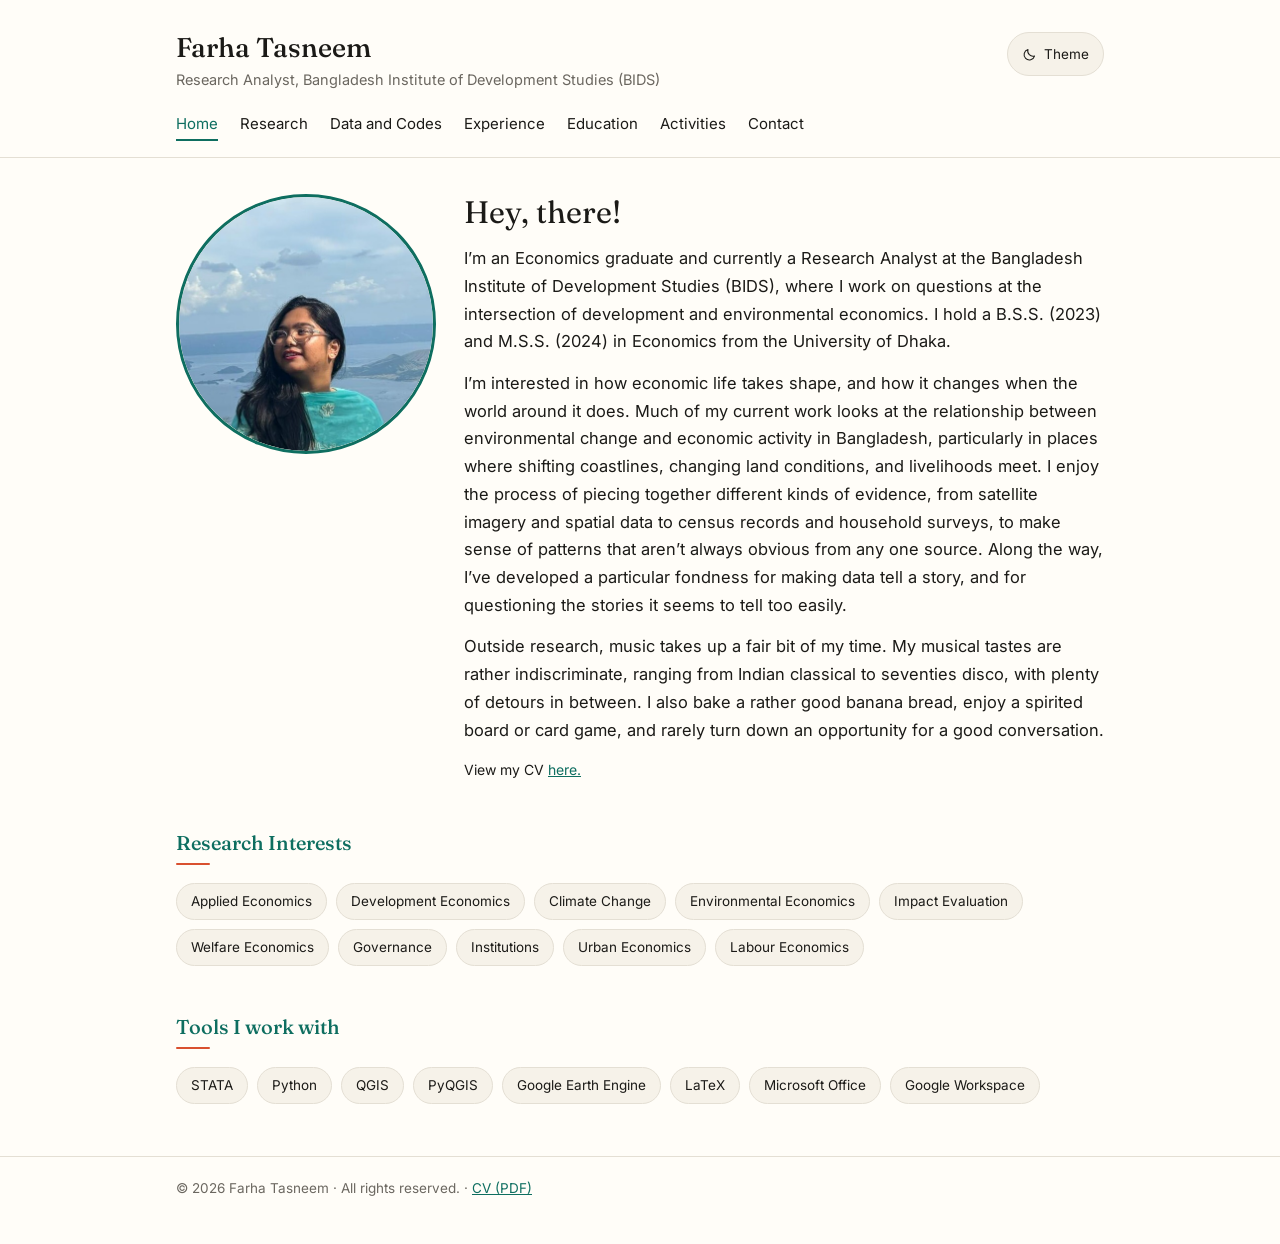
<file: index.html>
<!doctype html>
<html lang="en">
<head>
<meta charset="utf-8">
<meta name="viewport" content="width=device-width, initial-scale=1">
<title>Home · Farha Tasneem</title>
<meta name="description" content="Farha Tasneem: economist and Research Analyst at the Bangladesh Institute of Development Studies (BIDS). Development economics, climate change, and spatial and remote-sensing data in Bangladesh.">
<link rel="canonical" href="https://farhatasneem.github.io/index.html">
<link rel="preconnect" href="https://fonts.googleapis.com">
<link rel="preconnect" href="https://fonts.gstatic.com" crossorigin>
<link rel="stylesheet" href="https://fonts.googleapis.com/css2?family=Fraunces:opsz,wght@9..144,400;9..144,500;9..144,600&amp;family=Inter:wght@400;500;600&amp;display=swap">
<link rel="stylesheet" href="style.css">
<script>
/* Apply a saved theme choice before the first paint, so the page never flashes. */
(function(){try{var t=localStorage.getItem("theme");if(t==="light"||t==="dark"){document.documentElement.setAttribute("data-theme",t);}}catch(e){}})();
</script>
</head>
<body>

<header>
  <div class="wrap">
    <div class="topline">
      <div style="min-width:0">
        <p class="name"><a href="index.html">Farha Tasneem</a></p>
        <p class="tag">Research Analyst, Bangladesh Institute of Development Studies (BIDS)</p>
      </div>
      <button class="theme-btn" id="theme-btn" aria-label="Switch between light and dark theme">
        <svg class="icon-moon" viewBox="0 0 24 24" fill="none" stroke="currentColor" stroke-width="1.7" stroke-linecap="round" stroke-linejoin="round" aria-hidden="true"><path d="M20 14.5A8.5 8.5 0 0 1 9.5 4 8.5 8.5 0 1 0 20 14.5z"/></svg><svg class="icon-sun" viewBox="0 0 24 24" fill="none" stroke="currentColor" stroke-width="1.7" stroke-linecap="round" stroke-linejoin="round" aria-hidden="true"><path d="M12 3.5v2M12 18.5v2M3.5 12h2M18.5 12h2M6 6l1.4 1.4M16.6 16.6L18 18M18 6l-1.4 1.4M7.4 16.6L6 18"/><circle cx="12" cy="12" r="4"/></svg><span>Theme</span>
      </button>
    </div>
    <nav>
<a href="index.html" aria-current="page">Home</a>
<a href="research.html">Research</a>
<a href="data-code.html">Data and Codes</a>
<a href="experience.html">Experience</a>
<a href="education.html">Education</a>
<a href="activities.html">Activities</a>
<a href="contact.html">Contact</a>
    </nav>
  </div>
</header>

<main>
  <div class="wrap">
    <div class="hero">
    <div class="photo"><img src="photo.jpg" alt="Farha Tasneem"></div>
      <div class="hero-text">
        <h1>Hey, there!</h1>
        <p>I&rsquo;m an Economics graduate and currently a Research Analyst at the Bangladesh
        Institute of Development Studies (BIDS), where I work on questions at the intersection of
        development and environmental economics. I hold a B.S.S. (2023) and M.S.S. (2024) in Economics from 
        the University of Dhaka.</p>
        <p>I&rsquo;m interested in how economic life takes shape, and how it changes when the world
        around it does. Much of my current work looks at the relationship between environmental
        change and economic activity in Bangladesh, particularly in places where shifting
        coastlines, changing land conditions, and livelihoods meet. I enjoy the process of piecing
        together different kinds of evidence, from satellite imagery and spatial data to census
        records and household surveys, to make sense of patterns that aren&rsquo;t always obvious
        from any one source. Along the way, I&rsquo;ve developed a particular fondness for making
        data tell a story, and for questioning the stories it seems to tell too easily.</p>
        <p>Outside research, music takes up a fair bit of my time. My musical tastes are rather indiscriminate, 
          ranging from Indian classical to seventies disco, with plenty of detours in between. I
        also bake a rather good banana bread, enjoy a spirited board or card game, and rarely turn
        down an opportunity for a good conversation.</p>
        <p class="item-links">View my CV <a href="cv.pdf">here.</a></p>
      </div>
    </div>

    <div class="section">
      <h2>Research Interests</h2>
      <div class="mark"></div>
      <div class="chips">
        <span class="chip">Applied Economics</span>
        <span class="chip">Development Economics</span>
        <span class="chip">Climate Change</span>
        <span class="chip">Environmental Economics</span>
        <span class="chip">Impact Evaluation</span>
        <span class="chip">Welfare Economics</span>
        <span class="chip">Governance</span>
        <span class="chip">Institutions</span>
        <span class="chip">Urban Economics</span>
        <span class="chip">Labour Economics</span>
      </div>
    </div>

    <div class="section">
      <h2>Tools I work with</h2>
      <div class="mark"></div>
      <div class="chips">
        <span class="chip">STATA</span>
        <span class="chip">Python</span>
        <span class="chip">QGIS</span>
        <span class="chip">PyQGIS</span>
        <span class="chip">Google Earth Engine</span>
        <span class="chip">LaTeX</span>
        <span class="chip">Microsoft Office</span>
        <span class="chip">Google Workspace</span>
      </div>
    </div>
  </div>
</main>

<footer>
  <div class="wrap">&copy; 2026 Farha Tasneem &middot; All rights reserved. &middot; <a href="cv.pdf">CV (PDF)</a></div>
</footer>

<script>
(function(){
  var btn = document.getElementById("theme-btn");
  if (!btn) { return; }
  btn.addEventListener("click", function () {
    var set = document.documentElement.getAttribute("data-theme");
    var dark = set ? set === "dark"
      : (window.matchMedia && window.matchMedia("(prefers-color-scheme: dark)").matches);
    var next = dark ? "light" : "dark";
    document.documentElement.setAttribute("data-theme", next);
    try { localStorage.setItem("theme", next); } catch (e) {}
  });
})();
</script>
</body>
</html>
</file>
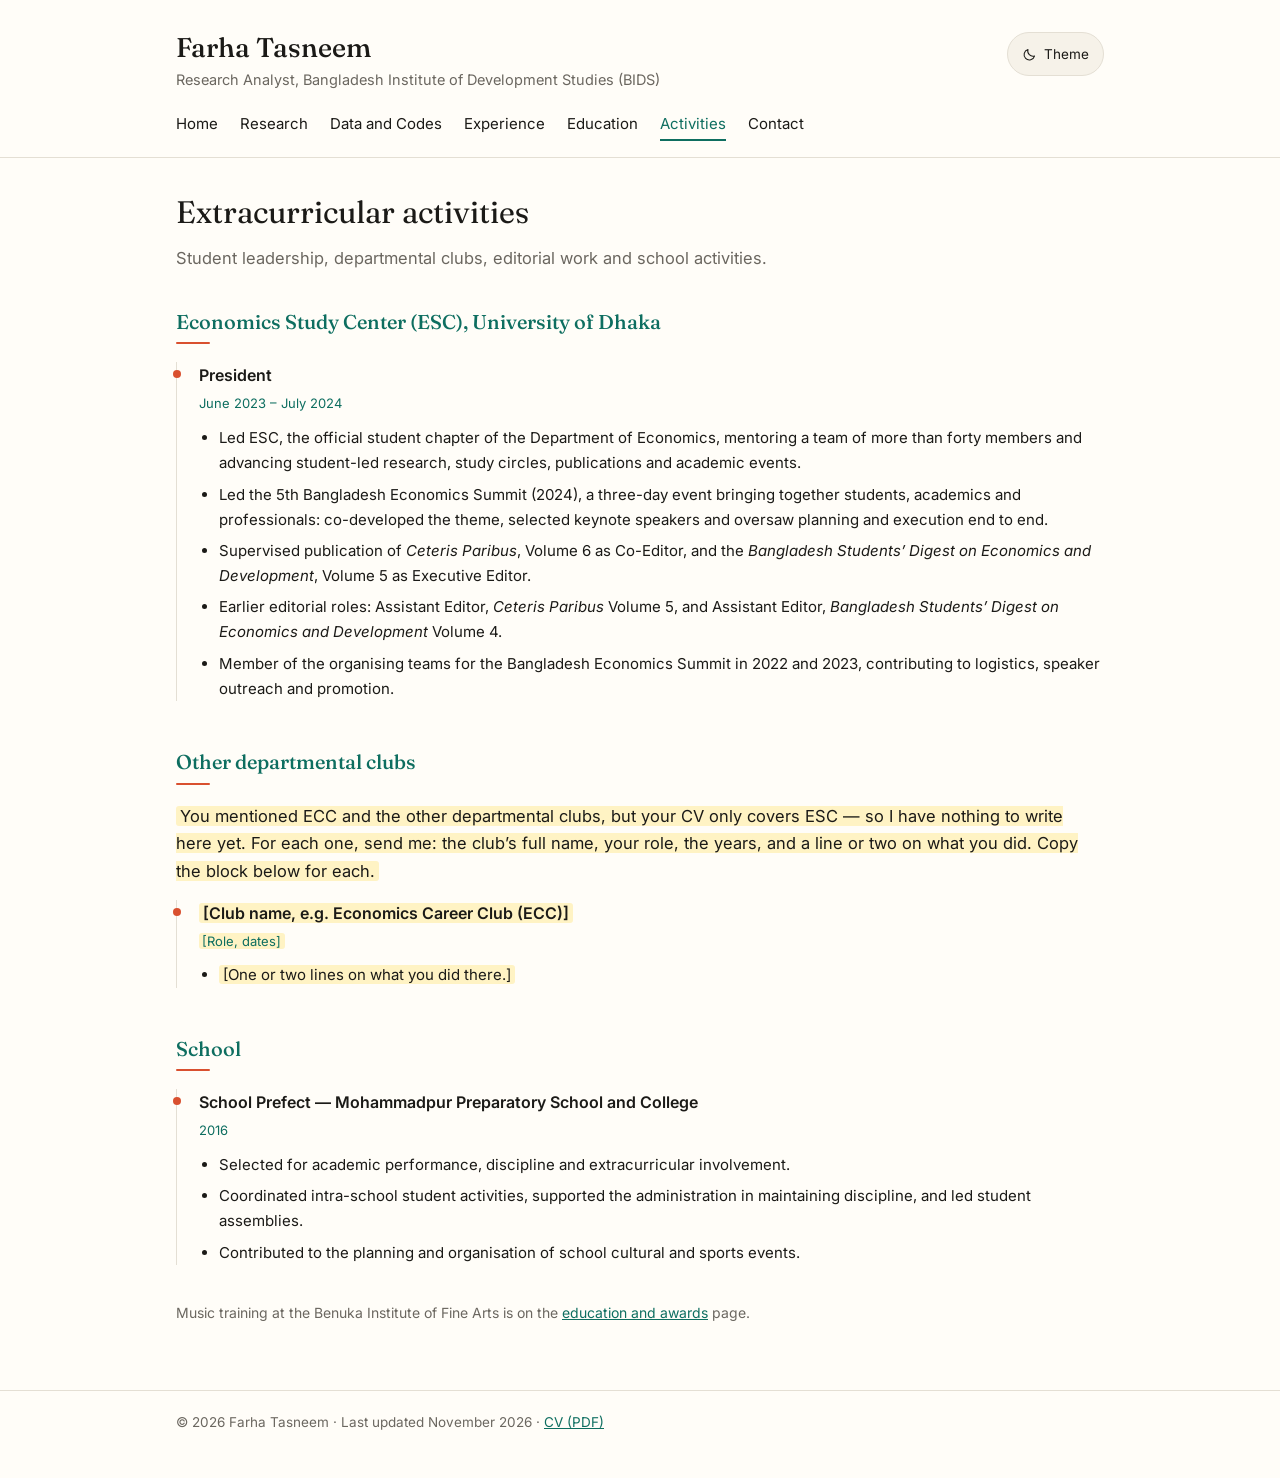
<file: activities.html>
<!doctype html>
<html lang="en">
<head>
<meta charset="utf-8">
<meta name="viewport" content="width=device-width, initial-scale=1">
<title>Extracurricular Activities · Farha Tasneem</title>
<meta name="description" content="Farha Tasneem: economist and Research Analyst at the Bangladesh Institute of Development Studies (BIDS). Development economics, climate change, and spatial and remote-sensing data in Bangladesh.">
<link rel="canonical" href="https://farhatasneem.github.io/activities.html">
<link rel="preconnect" href="https://fonts.googleapis.com">
<link rel="preconnect" href="https://fonts.gstatic.com" crossorigin>
<link rel="stylesheet" href="https://fonts.googleapis.com/css2?family=Fraunces:opsz,wght@9..144,400;9..144,500;9..144,600&amp;family=Inter:wght@400;500;600&amp;display=swap">
<link rel="stylesheet" href="style.css">
<script>
/* Apply a saved theme choice before the first paint, so the page never flashes. */
(function(){try{var t=localStorage.getItem("theme");if(t==="light"||t==="dark"){document.documentElement.setAttribute("data-theme",t);}}catch(e){}})();
</script>
</head>
<body>

<header>
  <div class="wrap">
    <div class="topline">
      <div style="min-width:0">
        <p class="name"><a href="index.html">Farha Tasneem</a></p>
        <p class="tag">Research Analyst, Bangladesh Institute of Development Studies (BIDS)</p>
      </div>
      <button class="theme-btn" id="theme-btn" aria-label="Switch between light and dark theme">
        <svg class="icon-moon" viewBox="0 0 24 24" fill="none" stroke="currentColor" stroke-width="1.7" stroke-linecap="round" stroke-linejoin="round" aria-hidden="true"><path d="M20 14.5A8.5 8.5 0 0 1 9.5 4 8.5 8.5 0 1 0 20 14.5z"/></svg><svg class="icon-sun" viewBox="0 0 24 24" fill="none" stroke="currentColor" stroke-width="1.7" stroke-linecap="round" stroke-linejoin="round" aria-hidden="true"><path d="M12 3.5v2M12 18.5v2M3.5 12h2M18.5 12h2M6 6l1.4 1.4M16.6 16.6L18 18M18 6l-1.4 1.4M7.4 16.6L6 18"/><circle cx="12" cy="12" r="4"/></svg><span>Theme</span>
      </button>
    </div>
    <nav>
<a href="index.html">Home</a>
<a href="research.html">Research</a>
<a href="data-code.html">Data and Codes</a>
<a href="experience.html">Experience</a>
<a href="education.html">Education</a>
<a href="activities.html" aria-current="page">Activities</a>
<a href="contact.html">Contact</a>
    </nav>
  </div>
</header>

<main>
  <div class="wrap">
    <h1>Extracurricular activities</h1>
    <p class="muted">Student leadership, departmental clubs, editorial work and school activities.</p>
    <div class="">
      <h2>Economics Study Center (ESC), University of Dhaka</h2>
      <div class="mark"></div>
      <div class="entry">
        <h4>President</h4>
        <p class="when">June 2023 &ndash; July 2024</p>
        <ul>
          <li>Led ESC, the official student chapter of the Department of Economics, mentoring a team of more than forty members and advancing student-led research, study circles, publications and academic events.</li>
          <li>Led the 5th Bangladesh Economics Summit (2024), a three-day event bringing together students, academics and professionals: co-developed the theme, selected keynote speakers and oversaw planning and execution end to end.</li>
          <li>Supervised publication of <em>Ceteris Paribus</em>, Volume 6 as Co-Editor, and the <em>Bangladesh Students&rsquo; Digest on Economics and Development</em>, Volume 5 as Executive Editor.</li>
          <li>Earlier editorial roles: Assistant Editor, <em>Ceteris Paribus</em> Volume 5, and Assistant Editor, <em>Bangladesh Students&rsquo; Digest on Economics and Development</em> Volume 4.</li>
          <li>Member of the organising teams for the Bangladesh Economics Summit in 2022 and 2023, contributing to logistics, speaker outreach and promotion.</li>
        </ul>
      </div>
    </div>
    <div class="section">
      <h2>Other departmental clubs</h2>
      <div class="mark"></div>
      <p><span class="todo">You mentioned ECC and the other departmental clubs, but your CV only covers ESC — so I have nothing to write here yet. For each one, send me: the club&rsquo;s full name, your role, the years, and a line or two on what you did. Copy the block below for each.</span></p>
      <div class="entry">
        <h4><span class="todo">[Club name, e.g. Economics Career Club (ECC)]</span></h4>
        <p class="when"><span class="todo">[Role, dates]</span></p>
        <ul>
          <li><span class="todo">[One or two lines on what you did there.]</span></li>
        </ul>
      </div>
    </div>
    <div class="section">
      <h2>School</h2>
      <div class="mark"></div>
      <div class="entry">
        <h4>School Prefect &mdash; Mohammadpur Preparatory School and College</h4>
        <p class="when">2016</p>
        <ul>
          <li>Selected for academic performance, discipline and extracurricular involvement.</li>
          <li>Coordinated intra-school student activities, supported the administration in maintaining discipline, and led student assemblies.</li>
          <li>Contributed to the planning and organisation of school cultural and sports events.</li>
        </ul>
      </div>
    </div>
    <p class="muted small" style="margin-top:36px">Music training at the Benuka Institute of Fine Arts is on the
    <a href="education.html">education and awards</a> page.</p>
  </div>
</main>

<footer>
  <div class="wrap">&copy; 2026 Farha Tasneem &middot; Last updated November 2026 &middot; <a href="cv.pdf">CV (PDF)</a></div>
</footer>

<script>
(function(){
  var btn = document.getElementById("theme-btn");
  if (!btn) { return; }
  btn.addEventListener("click", function () {
    var set = document.documentElement.getAttribute("data-theme");
    var dark = set ? set === "dark"
      : (window.matchMedia && window.matchMedia("(prefers-color-scheme: dark)").matches);
    var next = dark ? "light" : "dark";
    document.documentElement.setAttribute("data-theme", next);
    try { localStorage.setItem("theme", next); } catch (e) {}
  });
})();
</script>
</body>
</html>
</file>
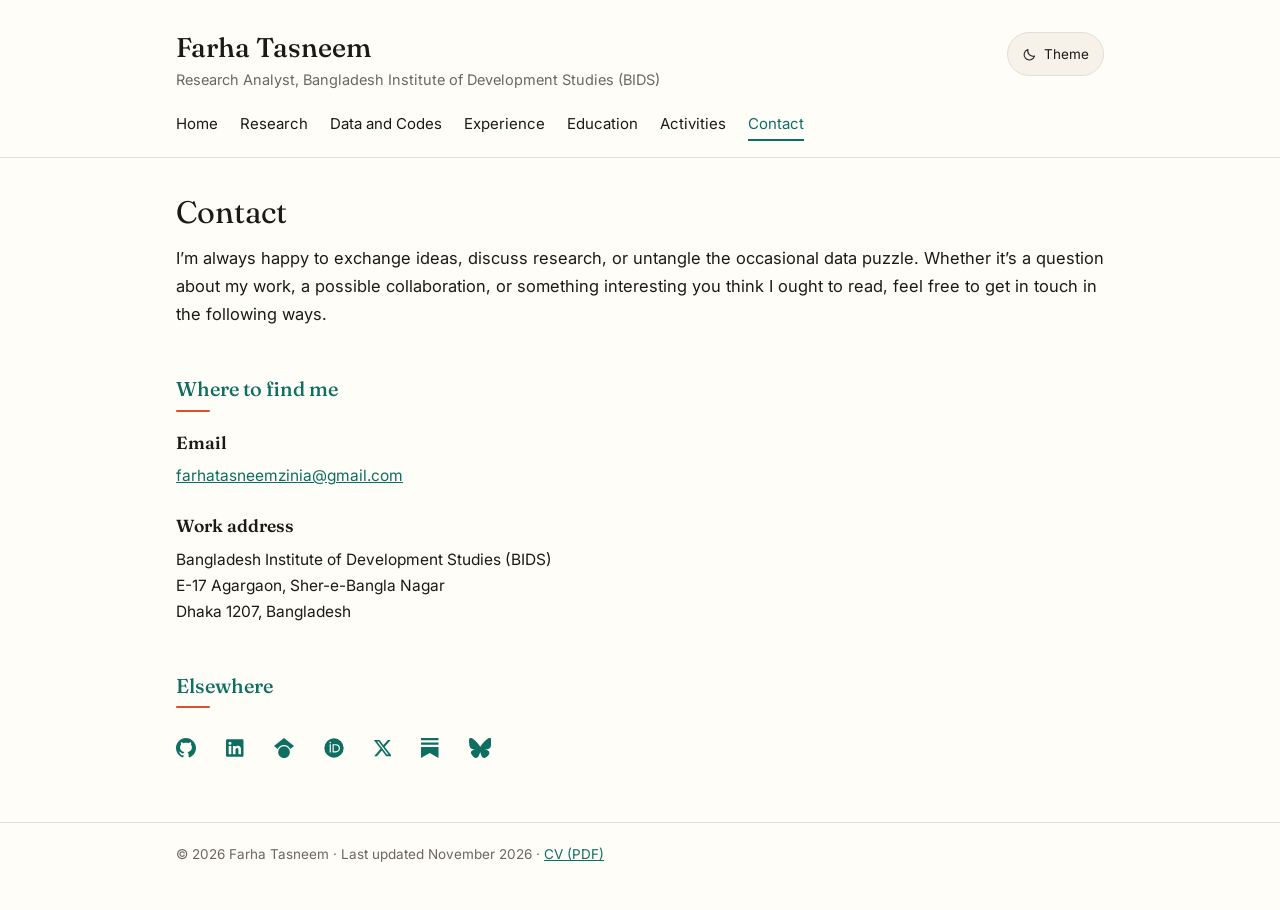
<file: contact.html>
<!doctype html>
<html lang="en">
<head>
<meta charset="utf-8">
<meta name="viewport" content="width=device-width, initial-scale=1">
<title>Contact · Farha Tasneem</title>
<meta name="description" content="Farha Tasneem: economist and Research Analyst at the Bangladesh Institute of Development Studies (BIDS). Development economics, climate change, and spatial and remote-sensing data in Bangladesh.">
<link rel="canonical" href="https://farhatasneem.github.io/contact.html">
<link rel="preconnect" href="https://fonts.googleapis.com">
<link rel="preconnect" href="https://fonts.gstatic.com" crossorigin>
<link rel="stylesheet" href="https://fonts.googleapis.com/css2?family=Fraunces:opsz,wght@9..144,400;9..144,500;9..144,600&amp;family=Inter:wght@400;500;600&amp;display=swap">
<link rel="stylesheet" href="style.css">
<script>
/* Apply a saved theme choice before the first paint, so the page never flashes. */
(function(){try{var t=localStorage.getItem("theme");if(t==="light"||t==="dark"){document.documentElement.setAttribute("data-theme",t);}}catch(e){}})();
</script>
</head>
<body>

<header>
  <div class="wrap">
    <div class="topline">
      <div style="min-width:0">
        <p class="name"><a href="index.html">Farha Tasneem</a></p>
        <p class="tag">Research Analyst, Bangladesh Institute of Development Studies (BIDS)</p>
      </div>
      <button class="theme-btn" id="theme-btn" aria-label="Switch between light and dark theme">
        <svg class="icon-moon" viewBox="0 0 24 24" fill="none" stroke="currentColor" stroke-width="1.7" stroke-linecap="round" stroke-linejoin="round" aria-hidden="true"><path d="M20 14.5A8.5 8.5 0 0 1 9.5 4 8.5 8.5 0 1 0 20 14.5z"/></svg><svg class="icon-sun" viewBox="0 0 24 24" fill="none" stroke="currentColor" stroke-width="1.7" stroke-linecap="round" stroke-linejoin="round" aria-hidden="true"><path d="M12 3.5v2M12 18.5v2M3.5 12h2M18.5 12h2M6 6l1.4 1.4M16.6 16.6L18 18M18 6l-1.4 1.4M7.4 16.6L6 18"/><circle cx="12" cy="12" r="4"/></svg><span>Theme</span>
      </button>
    </div>
    <nav>
<a href="index.html">Home</a>
<a href="research.html">Research</a>
<a href="data-code.html">Data and Codes</a>
<a href="experience.html">Experience</a>
<a href="education.html">Education</a>
<a href="activities.html">Activities</a>
<a href="contact.html" aria-current="page">Contact</a>
    </nav>
  </div>
</header>

<main>
  <div class="wrap">
    <h1>Contact</h1>
    <p>I&rsquo;m always happy to exchange ideas, discuss research, or untangle the occasional data
    puzzle. Whether it&rsquo;s a question about my work, a possible collaboration, or something
    interesting you think I ought to read, feel free to get in touch in the following ways.</p>

    <div class="section">
      <h2>Where to find me</h2>
      <div class="mark"></div>
      <ul class="refs">
        <li>
          <p class="item-title">Email</p>
          <p class="item-body"><a href="mailto:farhatasneemzinia@gmail.com">farhatasneemzinia@gmail.com</a></p>
        </li>
        <li>
          <p class="item-title">Work address</p>
          <p class="item-body">Bangladesh Institute of Development Studies (BIDS)<br>
          E-17 Agargaon, Sher-e-Bangla Nagar<br>
          Dhaka 1207, Bangladesh</p>
        </li>
      </ul>
    </div>

    <div class="section">
      <h2>Elsewhere</h2>
      <div class="mark"></div>
      <!-- Brand icons from Font Awesome Free 7 (fontawesome.com), CC BY 4.0. -->
      <div class="icon-row">
        <a class="icon-link" href="https://github.com/farhatasneem" aria-label="GitHub" title="GitHub" rel="me noopener" target="_blank">
          <svg viewBox="0 0 512 512" role="img" aria-hidden="true" focusable="false"><path fill="currentColor" d="M216.5 362.5c-66-8-112.5-55.5-112.5-117 0-25 9-52 24-70-6.5-16.5-5.5-51.5 2-66 20-2.5 47 8 63 22.5 19-6 39-9 63.5-9s44.5 3 62.5 8.5c15.5-14 43-24.5 63-22 7 13.5 8 48.5 1.5 65.5 16 19 24.5 44.5 24.5 70.5 0 61.5-46.5 108-113.5 116.5 17 11 28.5 35 28.5 62.5l0 52C323 491.5 335.5 500 350.5 494 441 459.5 512 369 512 257 512 115.5 397 0 255.5 0S0 115.5 0 257c0 111 70.5 203 165.5 237.5 13.5 5 26.5-4 26.5-17.5l0-40c-7 3-16 5-24 5-33 0-52.5-18-66.5-51.5-5.5-13.5-11.5-21.5-23-23-6-.5-8-3-8-6 0-6 10-10.5 20-10.5 14.5 0 27 9 40 27.5 10 14.5 20.5 21 33 21s20.5-4.5 32-16c8.5-8.5 15-16 21-21z"/></svg>
        </a>
        <a class="icon-link" href="https://www.linkedin.com/in/farhatasneem" aria-label="LinkedIn" title="LinkedIn" rel="me noopener" target="_blank">
          <svg viewBox="0 0 448 512" role="img" aria-hidden="true" focusable="false"><path fill="currentColor" d="M416 32L31.9 32C14.3 32 0 46.5 0 64.3L0 447.7C0 465.5 14.3 480 31.9 480L416 480c17.6 0 32-14.5 32-32.3l0-383.4C448 46.5 433.6 32 416 32zM135.4 416l-66.4 0 0-213.8 66.5 0 0 213.8-.1 0zM102.2 96a38.5 38.5 0 1 1 0 77 38.5 38.5 0 1 1 0-77zM384.3 416l-66.4 0 0-104c0-24.8-.5-56.7-34.5-56.7-34.6 0-39.9 27-39.9 54.9l0 105.8-66.4 0 0-213.8 63.7 0 0 29.2 .9 0c8.9-16.8 30.6-34.5 62.9-34.5 67.2 0 79.7 44.3 79.7 101.9l0 117.2z"/></svg>
        </a>
        <a class="icon-link" href="https://scholar.google.com/citations?user=7p9uWXkAAAAJ&amp;hl=en" aria-label="Google Scholar" title="Google Scholar" rel="me noopener" target="_blank">
          <svg viewBox="0 0 512 512" role="img" aria-hidden="true" focusable="false"><path fill="currentColor" d="M390.9 298.5s0 .1 .1 .1c9.2 19.4 14.4 41.1 14.4 64-.1 82.5-66.9 149.4-149.4 149.4S106.7 445.1 106.7 362.7c0-22.9 5.2-44.6 14.4-64 1.7-3.6 3.6-7.2 5.6-10.7 4.4-7.6 9.4-14.7 15-21.3 27.4-32.6 68.5-53.3 114.4-53.3 33.6 0 64.6 11.1 89.6 29.9 9.1 6.9 17.4 14.7 24.8 23.5 5.6 6.6 10.6 13.8 15 21.3 2 3.4 3.8 7 5.5 10.5l-.1-.1zm26.4-18.8c-30.1-58.4-91-98.4-161.3-98.4s-131.2 40-161.3 98.4l-94.7-77 256-202.7 256 202.7-94.7 77.1 0-.1z"/></svg>
        </a>
        <a class="icon-link" href="https://orcid.org/0009-0002-7415-5569" aria-label="ORCID" title="ORCID" rel="me noopener" target="_blank">
          <svg viewBox="0 0 512 512" role="img" aria-hidden="true" focusable="false"><path fill="currentColor" d="M294.7 188.2l-45.9 0 0 153.8 47.5 0c67.6 0 83.1-51.3 83.1-76.9 0-41.6-26.5-76.9-84.7-76.9zM256 8a248 248 0 1 0 0 496 248 248 0 1 0 0-496zM175.2 368.8l-29.8 0 0-207.5 29.8 0 0 207.5zM160.3 98.5a19.6 19.6 0 1 1 0 39.2 19.6 19.6 0 1 1 0-39.2zM300 369l-81 0 0-207.7 80.6 0c76.7 0 110.4 54.8 110.4 103.9 0 53.3-41.7 103.9-110 103.9z"/></svg>
        </a>
        <a class="icon-link" href="https://x.com/farha_tasneem" aria-label="X" title="X" rel="me noopener" target="_blank">
          <svg viewBox="0 0 448 512" role="img" aria-hidden="true" focusable="false"><path fill="currentColor" d="M357.2 48L427.8 48 273.6 224.2 455 464 313 464 201.7 318.6 74.5 464 3.8 464 168.7 275.5-5.2 48 140.4 48 240.9 180.9 357.2 48zM332.4 421.8l39.1 0-252.4-333.8-42 0 255.3 333.8z"/></svg>
        </a>
        <a class="icon-link" href="https://substack.com/@farhatasneemzinia" aria-label="Substack" title="Substack" rel="me noopener" target="_blank">
          <svg viewBox="0 0 448 512" role="img" aria-hidden="true" focusable="false"><path fill="currentColor" d="M448 512L224 386.4 0 512 0 230.7 448 230.7 448 512zm0-336.2l-448 0 0-60.5 448 0 0 60.5zM448 0L448 60.5 0 60.5 0 0 448 0z"/></svg>
        </a>
        <a class="icon-link" href="https://bsky.app/profile/farha-tasneem.bsky.social" aria-label="Bluesky" title="Bluesky" rel="me noopener" target="_blank">
          <svg viewBox="0 0 576 512" role="img" aria-hidden="true" focusable="false"><path fill="currentColor" d="M407.8 294.7c-3.3-.4-6.7-.8-10-1.3 3.4 .4 6.7 .9 10 1.3zM288 227.1C261.9 176.4 190.9 81.9 124.9 35.3 61.6-9.4 37.5-1.7 21.6 5.5 3.3 13.8 0 41.9 0 58.4S9.1 194 15 213.9c19.5 65.7 89.1 87.9 153.2 80.7 3.3-.5 6.6-.9 10-1.4-3.3 .5-6.6 1-10 1.4-93.9 14-177.3 48.2-67.9 169.9 120.3 124.6 164.8-26.7 187.7-103.4 22.9 76.7 49.2 222.5 185.6 103.4 102.4-103.4 28.1-156-65.8-169.9-3.3-.4-6.7-.8-10-1.3 3.4 .4 6.7 .9 10 1.3 64.1 7.1 133.6-15.1 153.2-80.7 5.9-19.9 15-138.9 15-155.5s-3.3-44.7-21.6-52.9c-15.8-7.1-40-14.9-103.2 29.8-66.1 46.6-137.1 141.1-163.2 191.8z"/></svg>
        </a>
      </div>
    </div>
  </div>
</main>

<footer>
  <div class="wrap">&copy; 2026 Farha Tasneem &middot; Last updated November 2026 &middot; <a href="cv.pdf">CV (PDF)</a></div>
</footer>

<script>
(function(){
  var btn = document.getElementById("theme-btn");
  if (!btn) { return; }
  btn.addEventListener("click", function () {
    var set = document.documentElement.getAttribute("data-theme");
    var dark = set ? set === "dark"
      : (window.matchMedia && window.matchMedia("(prefers-color-scheme: dark)").matches);
    var next = dark ? "light" : "dark";
    document.documentElement.setAttribute("data-theme", next);
    try { localStorage.setItem("theme", next); } catch (e) {}
  });
})();
</script>
</body>
</html>
</file>
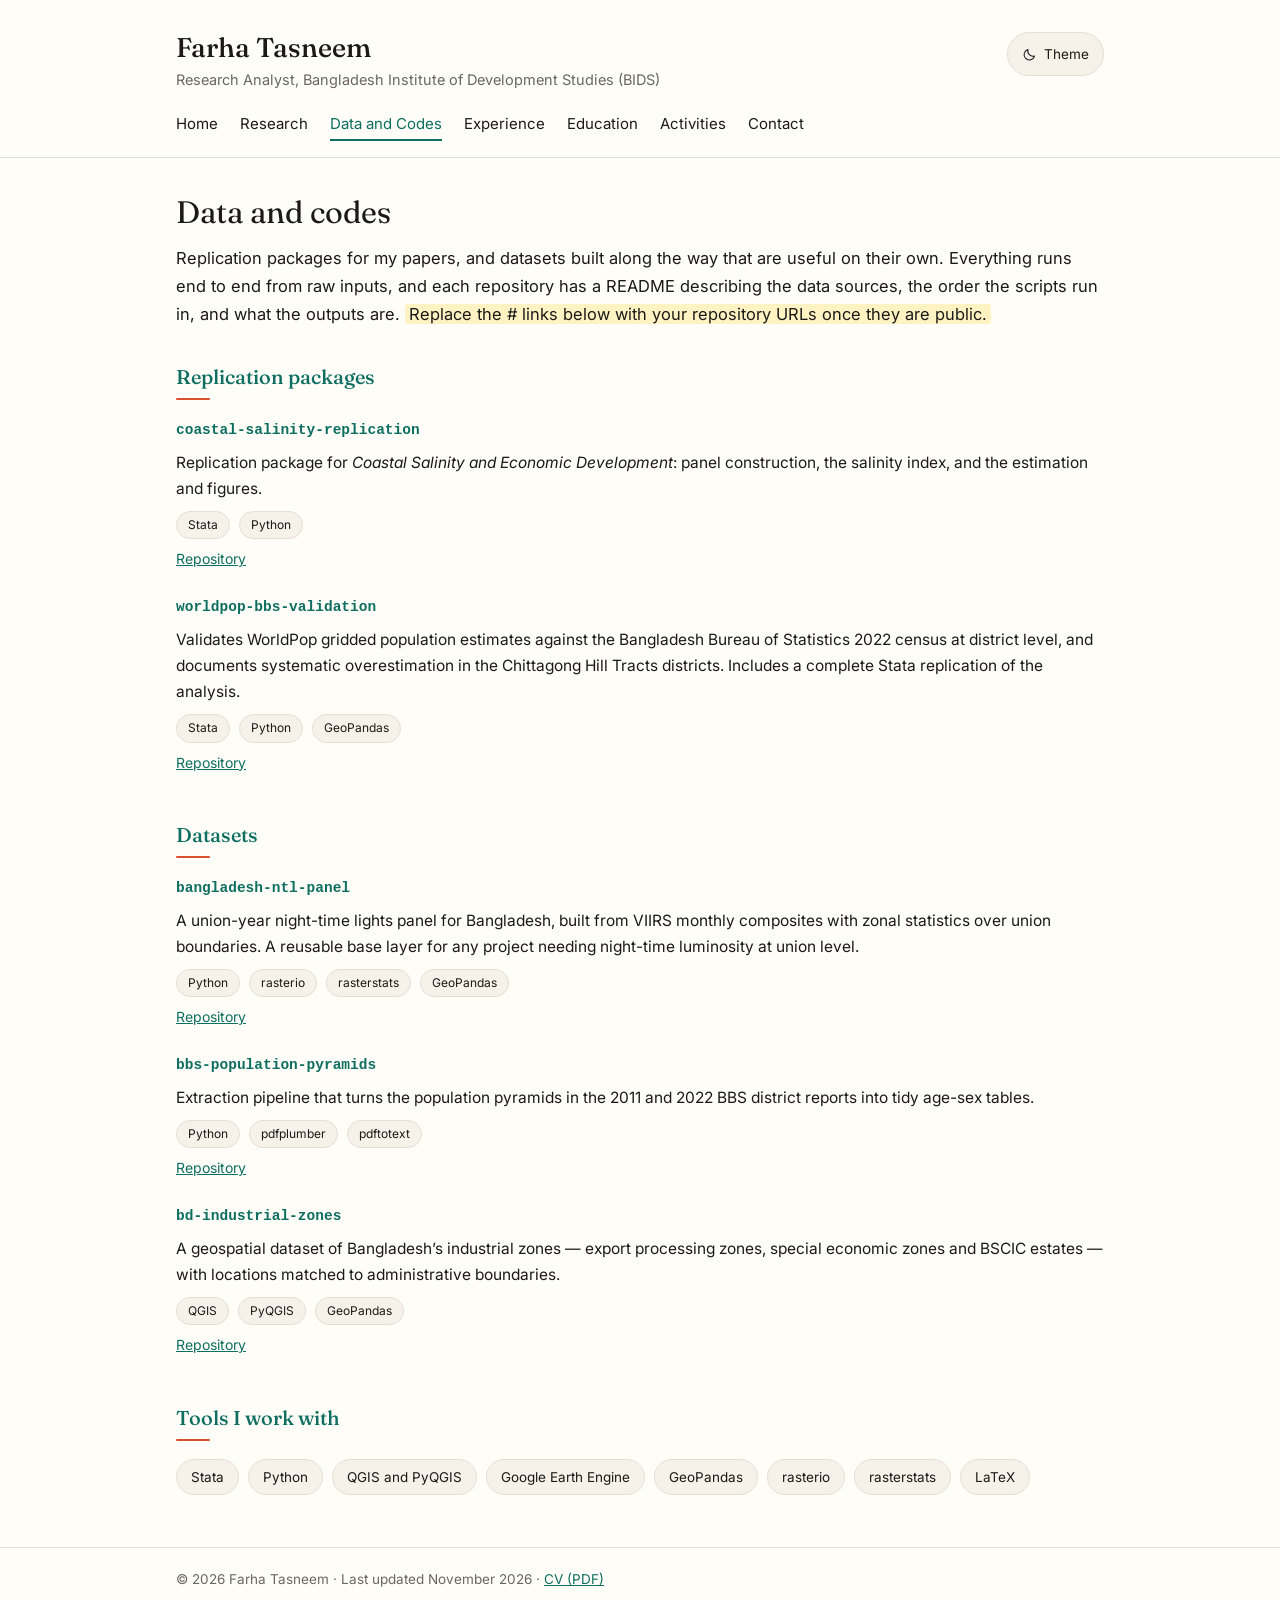
<file: data-code.html>
<!doctype html>
<html lang="en">
<head>
<meta charset="utf-8">
<meta name="viewport" content="width=device-width, initial-scale=1">
<title>Data and Codes · Farha Tasneem</title>
<meta name="description" content="Farha Tasneem: economist and Research Analyst at the Bangladesh Institute of Development Studies (BIDS). Development economics, climate change, and spatial and remote-sensing data in Bangladesh.">
<link rel="canonical" href="https://farhatasneem.github.io/data-code.html">
<link rel="preconnect" href="https://fonts.googleapis.com">
<link rel="preconnect" href="https://fonts.gstatic.com" crossorigin>
<link rel="stylesheet" href="https://fonts.googleapis.com/css2?family=Fraunces:opsz,wght@9..144,400;9..144,500;9..144,600&amp;family=Inter:wght@400;500;600&amp;display=swap">
<link rel="stylesheet" href="style.css">
<script>
/* Apply a saved theme choice before the first paint, so the page never flashes. */
(function(){try{var t=localStorage.getItem("theme");if(t==="light"||t==="dark"){document.documentElement.setAttribute("data-theme",t);}}catch(e){}})();
</script>
</head>
<body>

<header>
  <div class="wrap">
    <div class="topline">
      <div style="min-width:0">
        <p class="name"><a href="index.html">Farha Tasneem</a></p>
        <p class="tag">Research Analyst, Bangladesh Institute of Development Studies (BIDS)</p>
      </div>
      <button class="theme-btn" id="theme-btn" aria-label="Switch between light and dark theme">
        <svg class="icon-moon" viewBox="0 0 24 24" fill="none" stroke="currentColor" stroke-width="1.7" stroke-linecap="round" stroke-linejoin="round" aria-hidden="true"><path d="M20 14.5A8.5 8.5 0 0 1 9.5 4 8.5 8.5 0 1 0 20 14.5z"/></svg><svg class="icon-sun" viewBox="0 0 24 24" fill="none" stroke="currentColor" stroke-width="1.7" stroke-linecap="round" stroke-linejoin="round" aria-hidden="true"><path d="M12 3.5v2M12 18.5v2M3.5 12h2M18.5 12h2M6 6l1.4 1.4M16.6 16.6L18 18M18 6l-1.4 1.4M7.4 16.6L6 18"/><circle cx="12" cy="12" r="4"/></svg><span>Theme</span>
      </button>
    </div>
    <nav>
<a href="index.html">Home</a>
<a href="research.html">Research</a>
<a href="data-code.html" aria-current="page">Data and Codes</a>
<a href="experience.html">Experience</a>
<a href="education.html">Education</a>
<a href="activities.html">Activities</a>
<a href="contact.html">Contact</a>
    </nav>
  </div>
</header>

<main>
  <div class="wrap">
    <h1>Data and codes</h1>
    <p>Replication packages for my papers, and datasets built along the way that are useful on
    their own. Everything runs end to end from raw inputs, and each repository has a README
    describing the data sources, the order the scripts run in, and what the outputs are. <span class="todo">Replace the # links below with your repository URLs once they are public.</span></p>
    <div class="">
      <h2>Replication packages</h2>
      <div class="mark"></div>
      <ul class="refs">
      <li>
        <p class="repo-name">coastal-salinity-replication</p>
        <p class="item-body">Replication package for <em>Coastal Salinity and Economic Development</em>: panel construction, the salinity index, and the estimation and figures.</p>
        <div class="chips" style="margin-top:9px"><span class="chip chip-sm">Stata</span><span class="chip chip-sm">Python</span></div>
        <p class="item-links"><a href="#">Repository</a></p>
      </li>
      <li>
        <p class="repo-name">worldpop-bbs-validation</p>
        <p class="item-body">Validates WorldPop gridded population estimates against the Bangladesh Bureau of Statistics 2022 census at district level, and documents systematic overestimation in the Chittagong Hill Tracts districts. Includes a complete Stata replication of the analysis.</p>
        <div class="chips" style="margin-top:9px"><span class="chip chip-sm">Stata</span><span class="chip chip-sm">Python</span><span class="chip chip-sm">GeoPandas</span></div>
        <p class="item-links"><a href="#">Repository</a></p>
      </li>
      </ul>
    </div>
    <div class="section">
      <h2>Datasets</h2>
      <div class="mark"></div>
      <ul class="refs">
      <li>
        <p class="repo-name">bangladesh-ntl-panel</p>
        <p class="item-body">A union-year night-time lights panel for Bangladesh, built from VIIRS monthly composites with zonal statistics over union boundaries. A reusable base layer for any project needing night-time luminosity at union level.</p>
        <div class="chips" style="margin-top:9px"><span class="chip chip-sm">Python</span><span class="chip chip-sm">rasterio</span><span class="chip chip-sm">rasterstats</span><span class="chip chip-sm">GeoPandas</span></div>
        <p class="item-links"><a href="#">Repository</a></p>
      </li>
      <li>
        <p class="repo-name">bbs-population-pyramids</p>
        <p class="item-body">Extraction pipeline that turns the population pyramids in the 2011 and 2022 BBS district reports into tidy age-sex tables.</p>
        <div class="chips" style="margin-top:9px"><span class="chip chip-sm">Python</span><span class="chip chip-sm">pdfplumber</span><span class="chip chip-sm">pdftotext</span></div>
        <p class="item-links"><a href="#">Repository</a></p>
      </li>
      <li>
        <p class="repo-name">bd-industrial-zones</p>
        <p class="item-body">A geospatial dataset of Bangladesh&rsquo;s industrial zones &mdash; export processing zones, special economic zones and BSCIC estates &mdash; with locations matched to administrative boundaries.</p>
        <div class="chips" style="margin-top:9px"><span class="chip chip-sm">QGIS</span><span class="chip chip-sm">PyQGIS</span><span class="chip chip-sm">GeoPandas</span></div>
        <p class="item-links"><a href="#">Repository</a></p>
      </li>
      </ul>
    </div>
    <div class="section">
      <h2>Tools I work with</h2>
      <div class="mark"></div>
      <div class="chips">
        <span class="chip">Stata</span>
        <span class="chip">Python</span>
        <span class="chip">QGIS and PyQGIS</span>
        <span class="chip">Google Earth Engine</span>
        <span class="chip">GeoPandas</span>
        <span class="chip">rasterio</span>
        <span class="chip">rasterstats</span>
        <span class="chip">LaTeX</span>
      </div>
    </div>
  </div>
</main>

<footer>
  <div class="wrap">&copy; 2026 Farha Tasneem &middot; Last updated November 2026 &middot; <a href="cv.pdf">CV (PDF)</a></div>
</footer>

<script>
(function(){
  var btn = document.getElementById("theme-btn");
  if (!btn) { return; }
  btn.addEventListener("click", function () {
    var set = document.documentElement.getAttribute("data-theme");
    var dark = set ? set === "dark"
      : (window.matchMedia && window.matchMedia("(prefers-color-scheme: dark)").matches);
    var next = dark ? "light" : "dark";
    document.documentElement.setAttribute("data-theme", next);
    try { localStorage.setItem("theme", next); } catch (e) {}
  });
})();
</script>
</body>
</html>
</file>
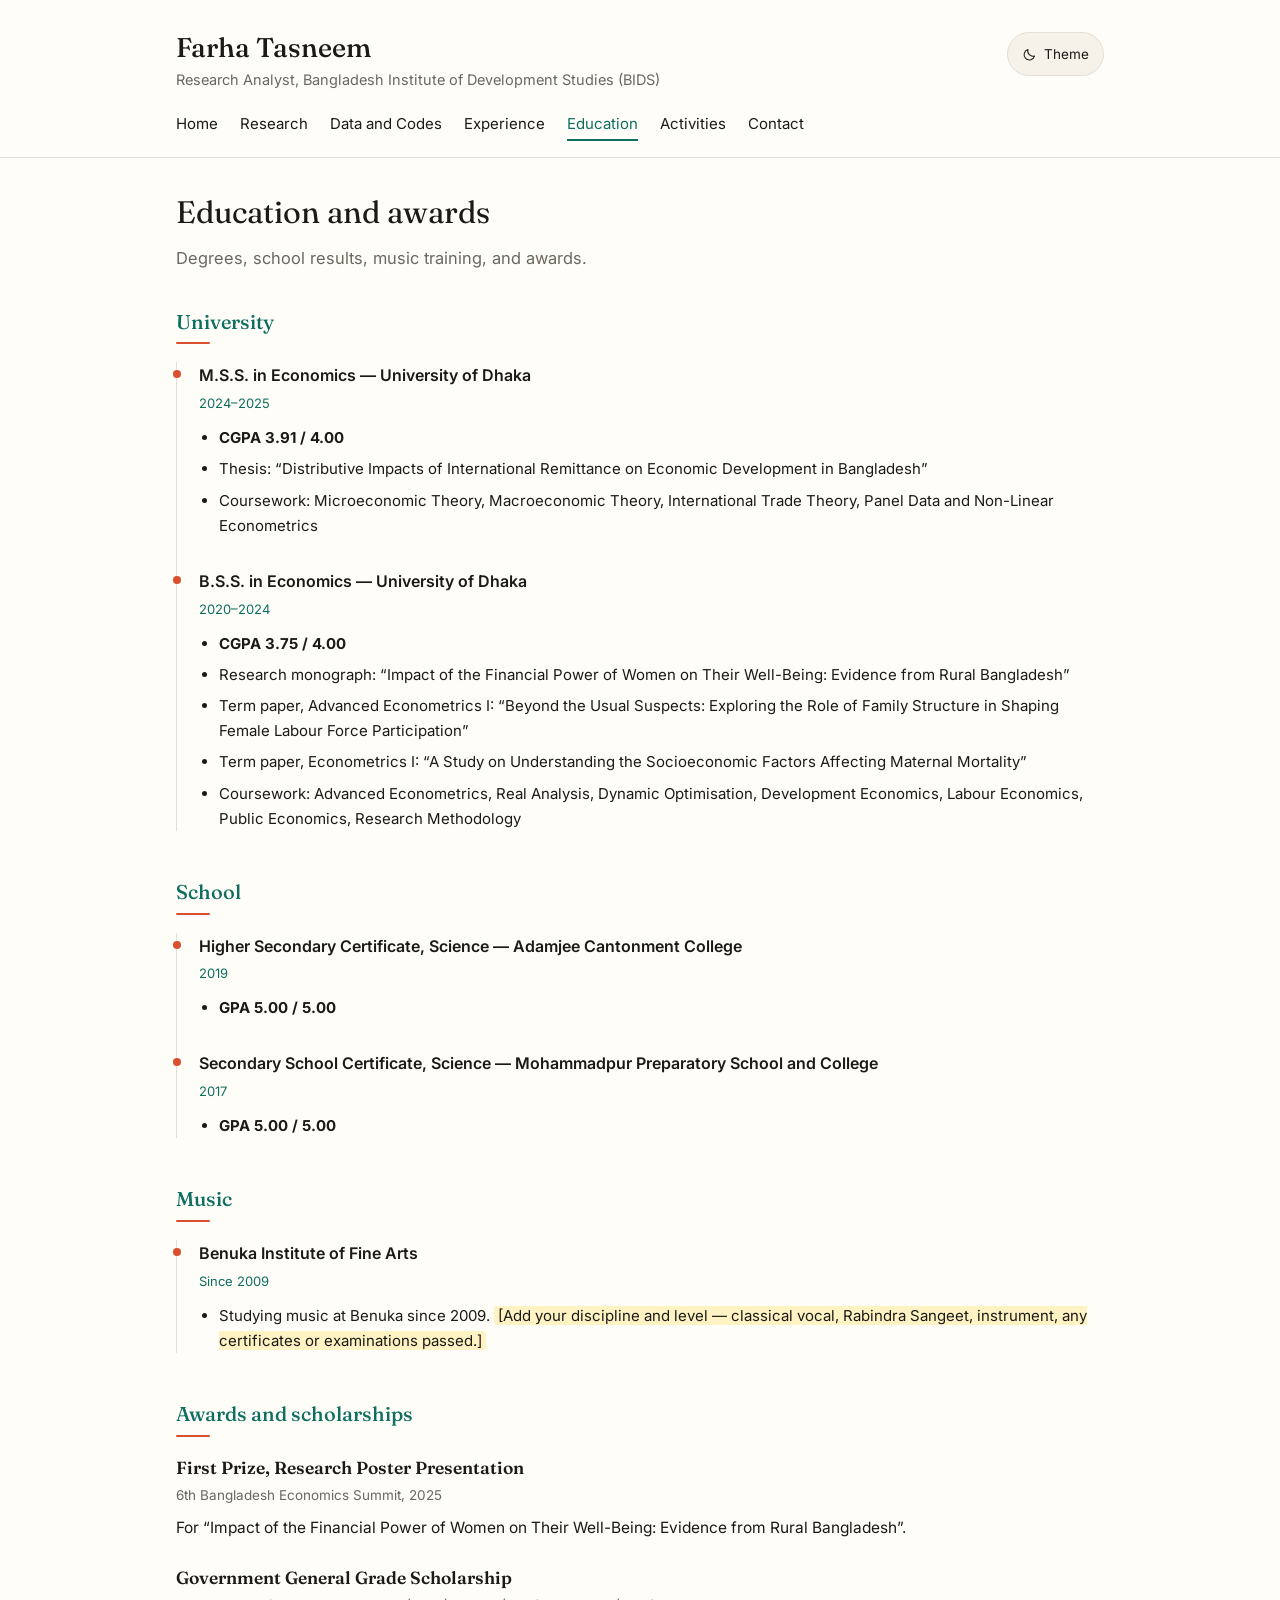
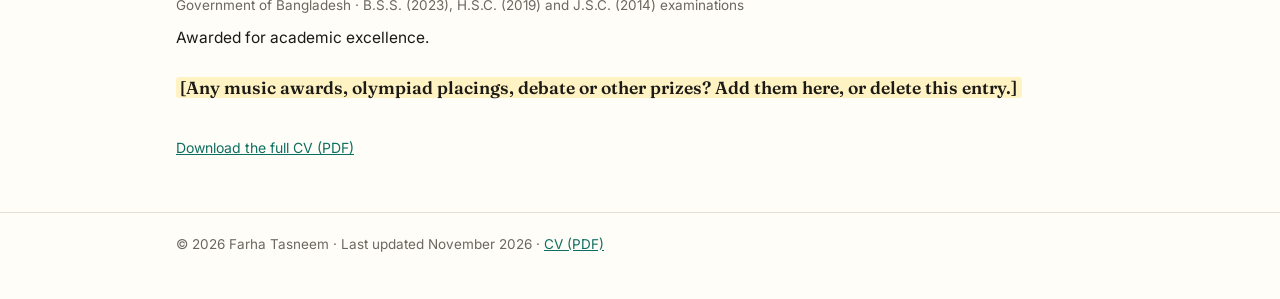
<file: education.html>
<!doctype html>
<html lang="en">
<head>
<meta charset="utf-8">
<meta name="viewport" content="width=device-width, initial-scale=1">
<title>Education and Awards · Farha Tasneem</title>
<meta name="description" content="Farha Tasneem: economist and Research Analyst at the Bangladesh Institute of Development Studies (BIDS). Development economics, climate change, and spatial and remote-sensing data in Bangladesh.">
<link rel="canonical" href="https://farhatasneem.github.io/education.html">
<link rel="preconnect" href="https://fonts.googleapis.com">
<link rel="preconnect" href="https://fonts.gstatic.com" crossorigin>
<link rel="stylesheet" href="https://fonts.googleapis.com/css2?family=Fraunces:opsz,wght@9..144,400;9..144,500;9..144,600&amp;family=Inter:wght@400;500;600&amp;display=swap">
<link rel="stylesheet" href="style.css">
<script>
/* Apply a saved theme choice before the first paint, so the page never flashes. */
(function(){try{var t=localStorage.getItem("theme");if(t==="light"||t==="dark"){document.documentElement.setAttribute("data-theme",t);}}catch(e){}})();
</script>
</head>
<body>

<header>
  <div class="wrap">
    <div class="topline">
      <div style="min-width:0">
        <p class="name"><a href="index.html">Farha Tasneem</a></p>
        <p class="tag">Research Analyst, Bangladesh Institute of Development Studies (BIDS)</p>
      </div>
      <button class="theme-btn" id="theme-btn" aria-label="Switch between light and dark theme">
        <svg class="icon-moon" viewBox="0 0 24 24" fill="none" stroke="currentColor" stroke-width="1.7" stroke-linecap="round" stroke-linejoin="round" aria-hidden="true"><path d="M20 14.5A8.5 8.5 0 0 1 9.5 4 8.5 8.5 0 1 0 20 14.5z"/></svg><svg class="icon-sun" viewBox="0 0 24 24" fill="none" stroke="currentColor" stroke-width="1.7" stroke-linecap="round" stroke-linejoin="round" aria-hidden="true"><path d="M12 3.5v2M12 18.5v2M3.5 12h2M18.5 12h2M6 6l1.4 1.4M16.6 16.6L18 18M18 6l-1.4 1.4M7.4 16.6L6 18"/><circle cx="12" cy="12" r="4"/></svg><span>Theme</span>
      </button>
    </div>
    <nav>
<a href="index.html">Home</a>
<a href="research.html">Research</a>
<a href="data-code.html">Data and Codes</a>
<a href="experience.html">Experience</a>
<a href="education.html" aria-current="page">Education</a>
<a href="activities.html">Activities</a>
<a href="contact.html">Contact</a>
    </nav>
  </div>
</header>

<main>
  <div class="wrap">
    <h1>Education and awards</h1>
    <p class="muted">Degrees, school results, music training, and awards.</p>
    <div class="">
      <h2>University</h2>
      <div class="mark"></div>
      <div class="entry">
        <h4>M.S.S. in Economics &mdash; University of Dhaka</h4>
        <p class="when">2024&ndash;2025</p>
        <ul>
          <li><strong>CGPA 3.91 / 4.00</strong></li>
          <li>Thesis: &ldquo;Distributive Impacts of International Remittance on Economic Development in Bangladesh&rdquo;</li>
          <li>Coursework: Microeconomic Theory, Macroeconomic Theory, International Trade Theory, Panel Data and Non-Linear Econometrics</li>
        </ul>
      </div>
      <div class="entry">
        <h4>B.S.S. in Economics &mdash; University of Dhaka</h4>
        <p class="when">2020&ndash;2024</p>
        <ul>
          <li><strong>CGPA 3.75 / 4.00</strong></li>
          <li>Research monograph: &ldquo;Impact of the Financial Power of Women on Their Well-Being: Evidence from Rural Bangladesh&rdquo;</li>
          <li>Term paper, Advanced Econometrics I: &ldquo;Beyond the Usual Suspects: Exploring the Role of Family Structure in Shaping Female Labour Force Participation&rdquo;</li>
          <li>Term paper, Econometrics I: &ldquo;A Study on Understanding the Socioeconomic Factors Affecting Maternal Mortality&rdquo;</li>
          <li>Coursework: Advanced Econometrics, Real Analysis, Dynamic Optimisation, Development Economics, Labour Economics, Public Economics, Research Methodology</li>
        </ul>
      </div>
    </div>
    <div class="section">
      <h2>School</h2>
      <div class="mark"></div>
      <div class="entry">
        <h4>Higher Secondary Certificate, Science &mdash; Adamjee Cantonment College</h4>
        <p class="when">2019</p>
        <ul>
          <li><strong>GPA 5.00 / 5.00</strong></li>
        </ul>
      </div>
      <div class="entry">
        <h4>Secondary School Certificate, Science &mdash; Mohammadpur Preparatory School and College</h4>
        <p class="when">2017</p>
        <ul>
          <li><strong>GPA 5.00 / 5.00</strong></li>
        </ul>
      </div>
    </div>
    <div class="section">
      <h2>Music</h2>
      <div class="mark"></div>
      <div class="entry">
        <h4>Benuka Institute of Fine Arts</h4>
        <p class="when">Since 2009</p>
        <ul>
          <li>Studying music at Benuka since 2009. <span class="todo">[Add your discipline and level — classical vocal, Rabindra Sangeet, instrument, any certificates or examinations passed.]</span></li>
        </ul>
      </div>
    </div>
    <div class="section">
      <h2>Awards and scholarships</h2>
      <div class="mark"></div>
      <ul class="refs">
        <li>
          <p class="item-title">First Prize, Research Poster Presentation</p>
          <p class="item-meta">6th Bangladesh Economics Summit, 2025</p>
          <p class="item-body">For &ldquo;Impact of the Financial Power of Women on Their Well-Being: Evidence from Rural Bangladesh&rdquo;.</p>
        </li>
        <li>
          <p class="item-title">Government General Grade Scholarship</p>
          <p class="item-meta">Government of Bangladesh &middot; B.S.S. (2023), H.S.C. (2019) and J.S.C. (2014) examinations</p>
          <p class="item-body">Awarded for academic excellence.</p>
        </li>
        <li>
          <p class="item-title"><span class="todo">[Any music awards, olympiad placings, debate or other prizes? Add them here, or delete this entry.]</span></p>
        </li>
      </ul>
    </div>
    <p class="item-links" style="margin-top:36px"><a href="cv.pdf">Download the full CV (PDF)</a></p>
  </div>
</main>

<footer>
  <div class="wrap">&copy; 2026 Farha Tasneem &middot; Last updated November 2026 &middot; <a href="cv.pdf">CV (PDF)</a></div>
</footer>

<script>
(function(){
  var btn = document.getElementById("theme-btn");
  if (!btn) { return; }
  btn.addEventListener("click", function () {
    var set = document.documentElement.getAttribute("data-theme");
    var dark = set ? set === "dark"
      : (window.matchMedia && window.matchMedia("(prefers-color-scheme: dark)").matches);
    var next = dark ? "light" : "dark";
    document.documentElement.setAttribute("data-theme", next);
    try { localStorage.setItem("theme", next); } catch (e) {}
  });
})();
</script>
</body>
</html>
</file>
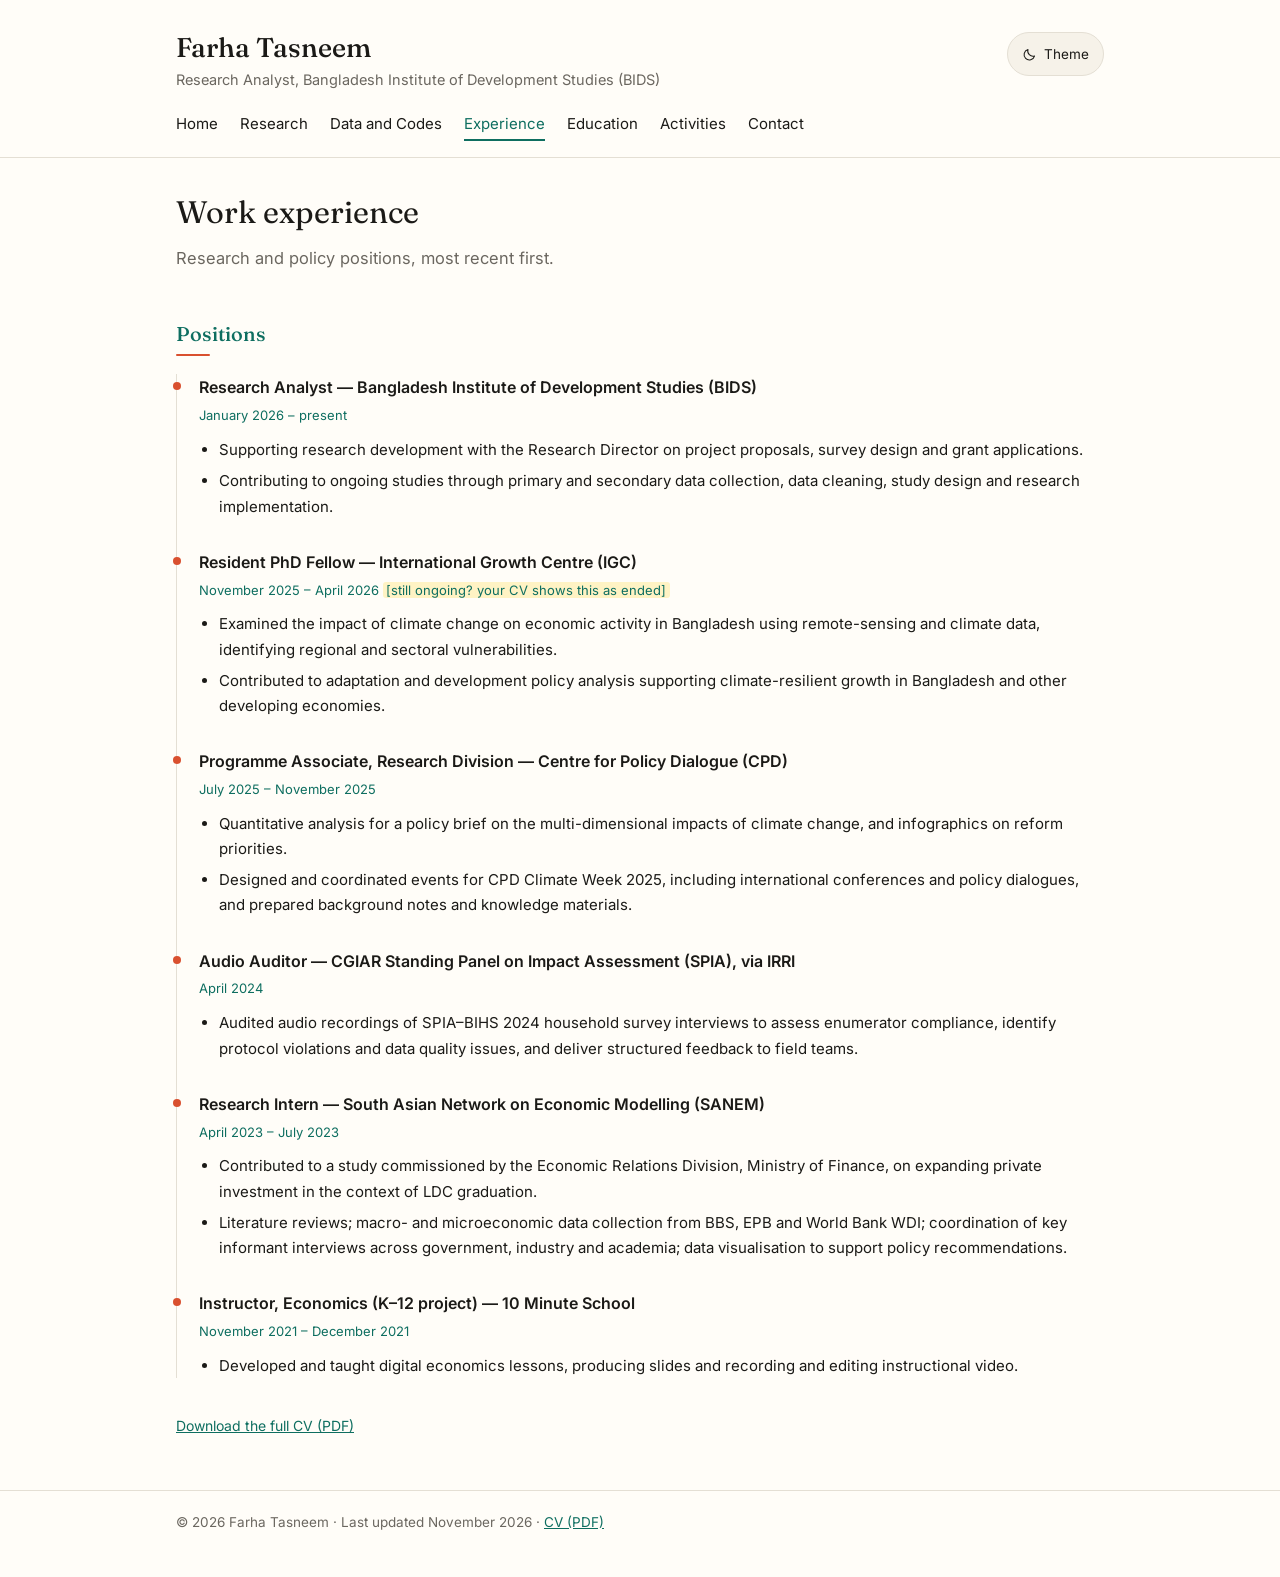
<file: experience.html>
<!doctype html>
<html lang="en">
<head>
<meta charset="utf-8">
<meta name="viewport" content="width=device-width, initial-scale=1">
<title>Work Experience · Farha Tasneem</title>
<meta name="description" content="Farha Tasneem: economist and Research Analyst at the Bangladesh Institute of Development Studies (BIDS). Development economics, climate change, and spatial and remote-sensing data in Bangladesh.">
<link rel="canonical" href="https://farhatasneem.github.io/experience.html">
<link rel="preconnect" href="https://fonts.googleapis.com">
<link rel="preconnect" href="https://fonts.gstatic.com" crossorigin>
<link rel="stylesheet" href="https://fonts.googleapis.com/css2?family=Fraunces:opsz,wght@9..144,400;9..144,500;9..144,600&amp;family=Inter:wght@400;500;600&amp;display=swap">
<link rel="stylesheet" href="style.css">
<script>
/* Apply a saved theme choice before the first paint, so the page never flashes. */
(function(){try{var t=localStorage.getItem("theme");if(t==="light"||t==="dark"){document.documentElement.setAttribute("data-theme",t);}}catch(e){}})();
</script>
</head>
<body>

<header>
  <div class="wrap">
    <div class="topline">
      <div style="min-width:0">
        <p class="name"><a href="index.html">Farha Tasneem</a></p>
        <p class="tag">Research Analyst, Bangladesh Institute of Development Studies (BIDS)</p>
      </div>
      <button class="theme-btn" id="theme-btn" aria-label="Switch between light and dark theme">
        <svg class="icon-moon" viewBox="0 0 24 24" fill="none" stroke="currentColor" stroke-width="1.7" stroke-linecap="round" stroke-linejoin="round" aria-hidden="true"><path d="M20 14.5A8.5 8.5 0 0 1 9.5 4 8.5 8.5 0 1 0 20 14.5z"/></svg><svg class="icon-sun" viewBox="0 0 24 24" fill="none" stroke="currentColor" stroke-width="1.7" stroke-linecap="round" stroke-linejoin="round" aria-hidden="true"><path d="M12 3.5v2M12 18.5v2M3.5 12h2M18.5 12h2M6 6l1.4 1.4M16.6 16.6L18 18M18 6l-1.4 1.4M7.4 16.6L6 18"/><circle cx="12" cy="12" r="4"/></svg><span>Theme</span>
      </button>
    </div>
    <nav>
<a href="index.html">Home</a>
<a href="research.html">Research</a>
<a href="data-code.html">Data and Codes</a>
<a href="experience.html" aria-current="page">Experience</a>
<a href="education.html">Education</a>
<a href="activities.html">Activities</a>
<a href="contact.html">Contact</a>
    </nav>
  </div>
</header>

<main>
  <div class="wrap">
    <h1>Work experience</h1>
    <p class="muted">Research and policy positions, most recent first.</p>
    <div class="section">
      <h2>Positions</h2>
      <div class="mark"></div>
      <div class="entry">
        <h4>Research Analyst &mdash; Bangladesh Institute of Development Studies (BIDS)</h4>
        <p class="when">January 2026 &ndash; present</p>
        <ul>
          <li>Supporting research development with the Research Director on project proposals, survey design and grant applications.</li>
          <li>Contributing to ongoing studies through primary and secondary data collection, data cleaning, study design and research implementation.</li>
        </ul>
      </div>
      <div class="entry">
        <h4>Resident PhD Fellow &mdash; International Growth Centre (IGC)</h4>
        <p class="when">November 2025 &ndash; April 2026 <span class="todo">[still ongoing? your CV shows this as ended]</span></p>
        <ul>
          <li>Examined the impact of climate change on economic activity in Bangladesh using remote-sensing and climate data, identifying regional and sectoral vulnerabilities.</li>
          <li>Contributed to adaptation and development policy analysis supporting climate-resilient growth in Bangladesh and other developing economies.</li>
        </ul>
      </div>
      <div class="entry">
        <h4>Programme Associate, Research Division &mdash; Centre for Policy Dialogue (CPD)</h4>
        <p class="when">July 2025 &ndash; November 2025</p>
        <ul>
          <li>Quantitative analysis for a policy brief on the multi-dimensional impacts of climate change, and infographics on reform priorities.</li>
          <li>Designed and coordinated events for CPD Climate Week 2025, including international conferences and policy dialogues, and prepared background notes and knowledge materials.</li>
        </ul>
      </div>
      <div class="entry">
        <h4>Audio Auditor &mdash; CGIAR Standing Panel on Impact Assessment (SPIA), via IRRI</h4>
        <p class="when">April 2024</p>
        <ul>
          <li>Audited audio recordings of SPIA&ndash;BIHS 2024 household survey interviews to assess enumerator compliance, identify protocol violations and data quality issues, and deliver structured feedback to field teams.</li>
        </ul>
      </div>
      <div class="entry">
        <h4>Research Intern &mdash; South Asian Network on Economic Modelling (SANEM)</h4>
        <p class="when">April 2023 &ndash; July 2023</p>
        <ul>
          <li>Contributed to a study commissioned by the Economic Relations Division, Ministry of Finance, on expanding private investment in the context of LDC graduation.</li>
          <li>Literature reviews; macro- and microeconomic data collection from BBS, EPB and World Bank WDI; coordination of key informant interviews across government, industry and academia; data visualisation to support policy recommendations.</li>
        </ul>
      </div>
      <div class="entry">
        <h4>Instructor, Economics (K&ndash;12 project) &mdash; 10 Minute School</h4>
        <p class="when">November 2021 &ndash; December 2021</p>
        <ul>
          <li>Developed and taught digital economics lessons, producing slides and recording and editing instructional video.</li>
        </ul>
      </div>
    </div>
    <p class="item-links" style="margin-top:36px"><a href="cv.pdf">Download the full CV (PDF)</a></p>
  </div>
</main>

<footer>
  <div class="wrap">&copy; 2026 Farha Tasneem &middot; Last updated November 2026 &middot; <a href="cv.pdf">CV (PDF)</a></div>
</footer>

<script>
(function(){
  var btn = document.getElementById("theme-btn");
  if (!btn) { return; }
  btn.addEventListener("click", function () {
    var set = document.documentElement.getAttribute("data-theme");
    var dark = set ? set === "dark"
      : (window.matchMedia && window.matchMedia("(prefers-color-scheme: dark)").matches);
    var next = dark ? "light" : "dark";
    document.documentElement.setAttribute("data-theme", next);
    try { localStorage.setItem("theme", next); } catch (e) {}
  });
})();
</script>
</body>
</html>
</file>
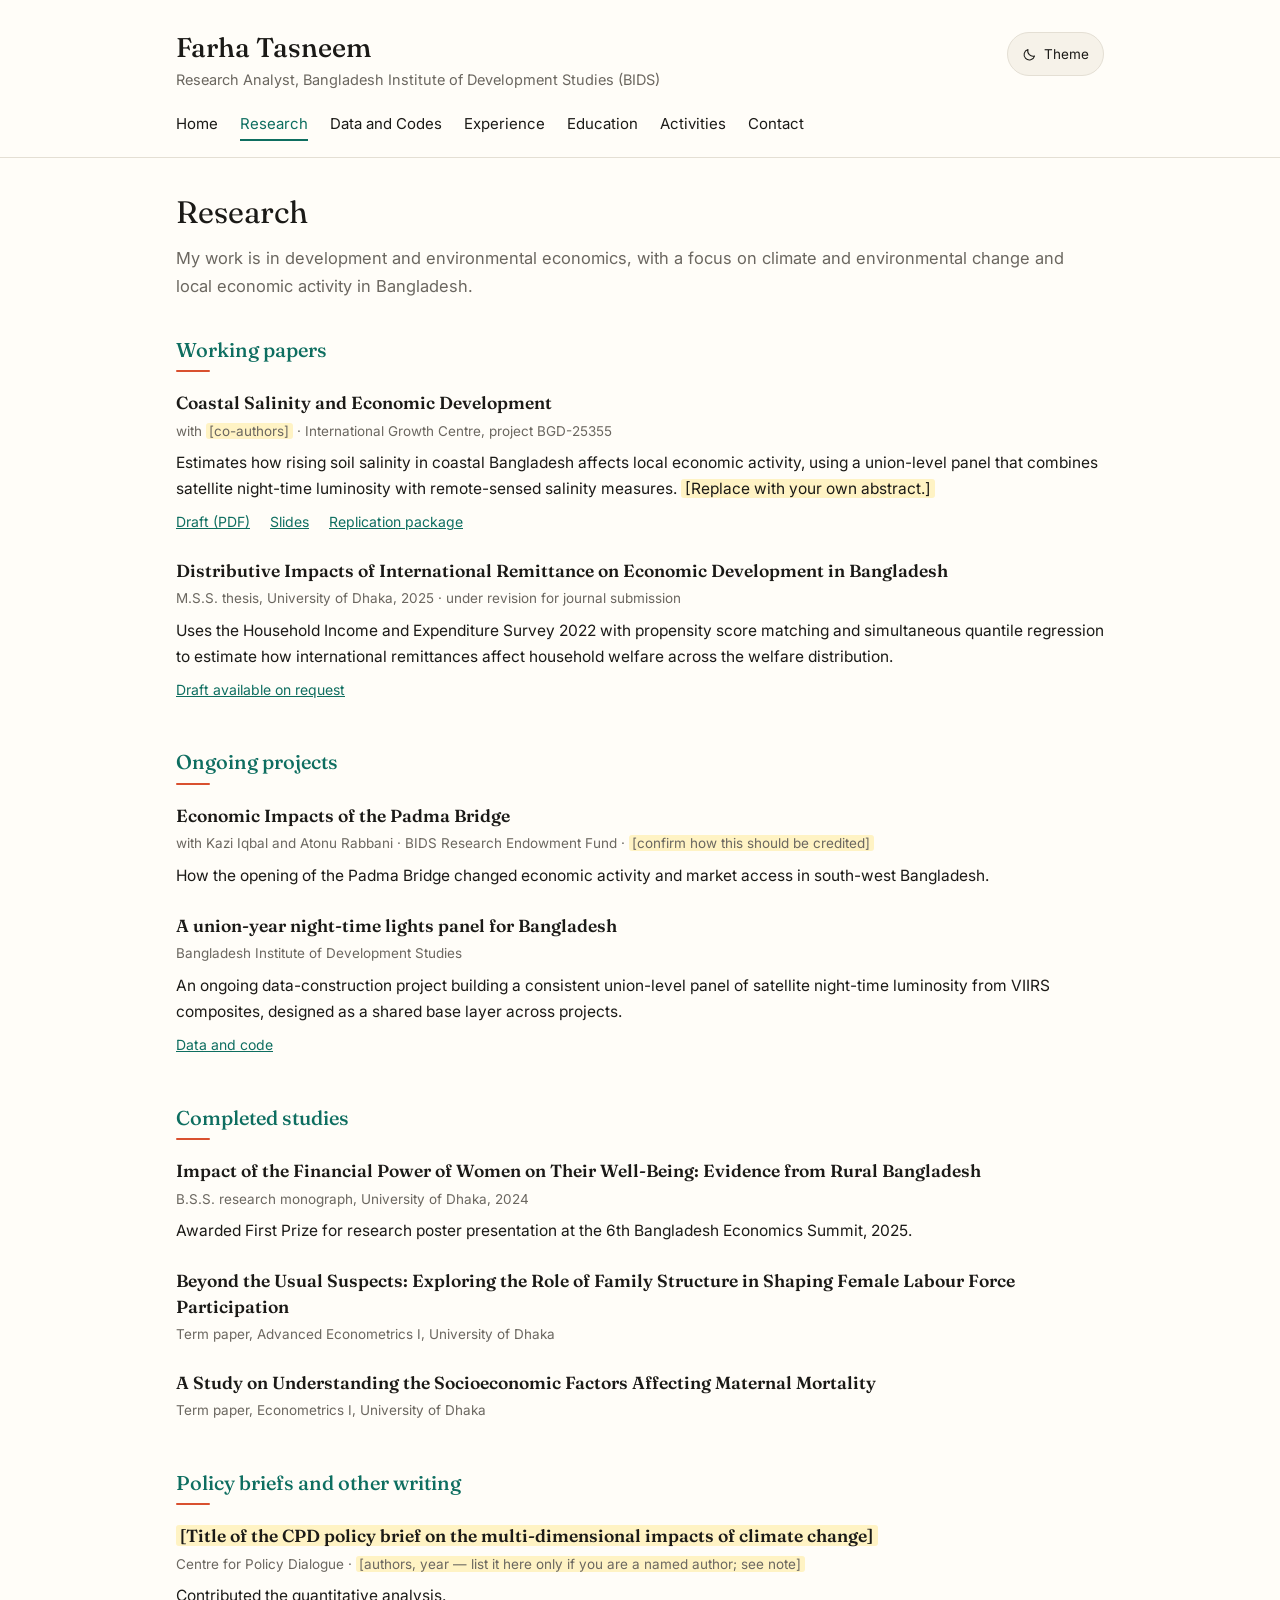
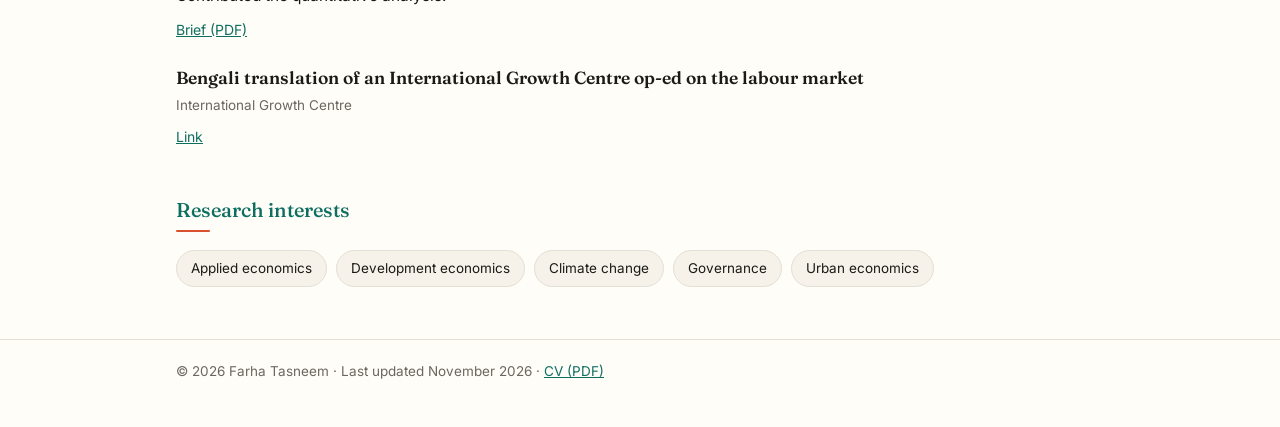
<file: research.html>
<!doctype html>
<html lang="en">
<head>
<meta charset="utf-8">
<meta name="viewport" content="width=device-width, initial-scale=1">
<title>Research · Farha Tasneem</title>
<meta name="description" content="Farha Tasneem: economist and Research Analyst at the Bangladesh Institute of Development Studies (BIDS). Development economics, climate change, and spatial and remote-sensing data in Bangladesh.">
<link rel="canonical" href="https://farhatasneem.github.io/research.html">
<link rel="preconnect" href="https://fonts.googleapis.com">
<link rel="preconnect" href="https://fonts.gstatic.com" crossorigin>
<link rel="stylesheet" href="https://fonts.googleapis.com/css2?family=Fraunces:opsz,wght@9..144,400;9..144,500;9..144,600&amp;family=Inter:wght@400;500;600&amp;display=swap">
<link rel="stylesheet" href="style.css">
<script>
/* Apply a saved theme choice before the first paint, so the page never flashes. */
(function(){try{var t=localStorage.getItem("theme");if(t==="light"||t==="dark"){document.documentElement.setAttribute("data-theme",t);}}catch(e){}})();
</script>
</head>
<body>

<header>
  <div class="wrap">
    <div class="topline">
      <div style="min-width:0">
        <p class="name"><a href="index.html">Farha Tasneem</a></p>
        <p class="tag">Research Analyst, Bangladesh Institute of Development Studies (BIDS)</p>
      </div>
      <button class="theme-btn" id="theme-btn" aria-label="Switch between light and dark theme">
        <svg class="icon-moon" viewBox="0 0 24 24" fill="none" stroke="currentColor" stroke-width="1.7" stroke-linecap="round" stroke-linejoin="round" aria-hidden="true"><path d="M20 14.5A8.5 8.5 0 0 1 9.5 4 8.5 8.5 0 1 0 20 14.5z"/></svg><svg class="icon-sun" viewBox="0 0 24 24" fill="none" stroke="currentColor" stroke-width="1.7" stroke-linecap="round" stroke-linejoin="round" aria-hidden="true"><path d="M12 3.5v2M12 18.5v2M3.5 12h2M18.5 12h2M6 6l1.4 1.4M16.6 16.6L18 18M18 6l-1.4 1.4M7.4 16.6L6 18"/><circle cx="12" cy="12" r="4"/></svg><span>Theme</span>
      </button>
    </div>
    <nav>
<a href="index.html">Home</a>
<a href="research.html" aria-current="page">Research</a>
<a href="data-code.html">Data and Codes</a>
<a href="experience.html">Experience</a>
<a href="education.html">Education</a>
<a href="activities.html">Activities</a>
<a href="contact.html">Contact</a>
    </nav>
  </div>
</header>

<main>
  <div class="wrap">
    <h1>Research</h1>
    <p class="muted">My work is in development and environmental economics, with a focus on
    climate and environmental change and local economic activity in Bangladesh.</p>
    <div class="">
      <h2>Working papers</h2>
      <div class="mark"></div>
      <ul class="refs">
      <li>
        <p class="item-title">Coastal Salinity and Economic Development</p>
        <p class="item-meta">with <span class="todo">[co-authors]</span> &middot; International Growth Centre, project BGD-25355</p>
        <p class="item-body">Estimates how rising soil salinity in coastal Bangladesh affects local economic activity, using a union-level panel that combines satellite night-time luminosity with remote-sensed salinity measures. <span class="todo">[Replace with your own abstract.]</span></p>
        <p class="item-links"><a href="#">Draft (PDF)</a> <a href="#">Slides</a> <a href="data-code.html">Replication package</a></p>
      </li>
      <li>
        <p class="item-title">Distributive Impacts of International Remittance on Economic Development in Bangladesh</p>
        <p class="item-meta">M.S.S. thesis, University of Dhaka, 2025 &middot; under revision for journal submission</p>
        <p class="item-body">Uses the Household Income and Expenditure Survey 2022 with propensity score matching and simultaneous quantile regression to estimate how international remittances affect household welfare across the welfare distribution.</p>
        <p class="item-links"><a href="contact.html">Draft available on request</a></p>
      </li>
      </ul>
    </div>
    <div class="section">
      <h2>Ongoing projects</h2>
      <div class="mark"></div>
      <ul class="refs">
      <li>
        <p class="item-title">Economic Impacts of the Padma Bridge</p>
        <p class="item-meta">with Kazi Iqbal and Atonu Rabbani &middot; BIDS Research Endowment Fund &middot; <span class="todo">[confirm how this should be credited]</span></p>
        <p class="item-body">How the opening of the Padma Bridge changed economic activity and market access in south-west Bangladesh.</p>
      </li>
      <li>
        <p class="item-title">A union-year night-time lights panel for Bangladesh</p>
        <p class="item-meta">Bangladesh Institute of Development Studies</p>
        <p class="item-body">An ongoing data-construction project building a consistent union-level panel of satellite night-time luminosity from VIIRS composites, designed as a shared base layer across projects.</p>
        <p class="item-links"><a href="data-code.html">Data and code</a></p>
      </li>
      </ul>
    </div>
    <div class="section">
      <h2>Completed studies</h2>
      <div class="mark"></div>
      <ul class="refs">
      <li>
        <p class="item-title">Impact of the Financial Power of Women on Their Well-Being: Evidence from Rural Bangladesh</p>
        <p class="item-meta">B.S.S. research monograph, University of Dhaka, 2024</p>
        <p class="item-body">Awarded First Prize for research poster presentation at the 6th Bangladesh Economics Summit, 2025.</p>
      </li>
      <li>
        <p class="item-title">Beyond the Usual Suspects: Exploring the Role of Family Structure in Shaping Female Labour Force Participation</p>
        <p class="item-meta">Term paper, Advanced Econometrics I, University of Dhaka</p>
      </li>
      <li>
        <p class="item-title">A Study on Understanding the Socioeconomic Factors Affecting Maternal Mortality</p>
        <p class="item-meta">Term paper, Econometrics I, University of Dhaka</p>
      </li>
      </ul>
    </div>
    <div class="section">
      <h2>Policy briefs and other writing</h2>
      <div class="mark"></div>
      <ul class="refs">
      <li>
        <p class="item-title"><span class="todo">[Title of the CPD policy brief on the multi-dimensional impacts of climate change]</span></p>
        <p class="item-meta">Centre for Policy Dialogue &middot; <span class="todo">[authors, year — list it here only if you are a named author; see note]</span></p>
        <p class="item-body">Contributed the quantitative analysis.</p>
        <p class="item-links"><a href="#">Brief (PDF)</a></p>
      </li>
      <li>
        <p class="item-title">Bengali translation of an International Growth Centre op-ed on the labour market</p>
        <p class="item-meta">International Growth Centre</p>
        <p class="item-links"><a href="#">Link</a></p>
      </li>
      </ul>
    </div>
    <div class="section">
      <h2>Research interests</h2>
      <div class="mark"></div>
      <div class="chips">
        <span class="chip">Applied economics</span>
        <span class="chip">Development economics</span>
        <span class="chip">Climate change</span>
        <span class="chip">Governance</span>
        <span class="chip">Urban economics</span>
      </div>
    </div>
  </div>
</main>

<footer>
  <div class="wrap">&copy; 2026 Farha Tasneem &middot; Last updated November 2026 &middot; <a href="cv.pdf">CV (PDF)</a></div>
</footer>

<script>
(function(){
  var btn = document.getElementById("theme-btn");
  if (!btn) { return; }
  btn.addEventListener("click", function () {
    var set = document.documentElement.getAttribute("data-theme");
    var dark = set ? set === "dark"
      : (window.matchMedia && window.matchMedia("(prefers-color-scheme: dark)").matches);
    var next = dark ? "light" : "dark";
    document.documentElement.setAttribute("data-theme", next);
    try { localStorage.setItem("theme", next); } catch (e) {}
  });
})();
</script>
</body>
</html>
</file>
<file: style.css>
/* ──────────────────────────────────────────────────────────────
   Jade & coral.  Edit the variables in this block to recolour the
   whole site — nothing below hard-codes a colour.

     --accent   deep jade.  Links and section headings.
     --accent2  coral.      The short bar under each heading only.

   Measured against their own backgrounds:
     light  links 6.04:1   bar 4.02:1   muted text 5.53:1
     dark   links 8.80:1   body 15.08:1 muted text 6.39:1
   WCAG AA needs 4.5:1 for text and 3:1 for a graphic element.
   ────────────────────────────────────────────────────────────── */
:root {
  --bg: #FFFDF8;
  --fg: #1B1A17;
  --muted: #6B6760;
  --accent: #0E6E60;
  --accent2: #D9502F;
  --rule: #E4DFD4;
  --chip: #F6F2E9;
  --todo: #FFF3C4;
}
:root[data-theme="dark"] {
  --bg: #14171A;
  --fg: #EDEBE4;
  --muted: #9C9A93;
  --accent: #46C9B4;
  --accent2: #FF8A63;
  --rule: #2C3134;
  --chip: #1C2024;
  --todo: #4A4220;
}
/* Visitors who have never touched the button follow their system setting. */
@media (prefers-color-scheme: dark) {
  :root:not([data-theme="light"]) {
    --bg: #14171A;
    --fg: #EDEBE4;
    --muted: #9C9A93;
    --accent: #46C9B4;
    --accent2: #FF8A63;
    --rule: #2C3134;
    --chip: #1C2024;
    --todo: #4A4220;
  }
}

* { box-sizing: border-box; }

body {
  margin: 0;
  background: var(--bg);
  color: var(--fg);
  font-family: Inter, system-ui, -apple-system, sans-serif;
  font-size: 16.5px;
  line-height: 1.68;
  -webkit-text-size-adjust: 100%;
}
.wrap { max-width: 62rem; margin: 0 auto; padding: 0 32px; }

/* ── header ── */
header { border-bottom: 1px solid var(--rule); padding: 32px 0 16px; }
.topline { display: flex; flex-wrap: wrap; gap: 16px; align-items: flex-start; justify-content: space-between; }
.name { font-family: Fraunces, Georgia, serif; font-weight: 500; font-size: 27px; line-height: 1.2; margin: 0; }
.name a { color: inherit; text-decoration: none; }
.tag { color: var(--muted); margin: 4px 0 0; font-size: 14.5px; }
nav { display: flex; flex-wrap: wrap; gap: 8px 22px; margin-top: 18px; }
nav a { color: var(--fg); text-decoration: none; font-size: 15px; padding-bottom: 3px; border-bottom: 2px solid transparent; }
nav a:hover, nav a[aria-current] { color: var(--accent); border-color: var(--accent); }

/* ── theme button ── */
.theme-btn {
  font: inherit; font-size: 13.5px;
  background: var(--chip); color: var(--fg);
  border: 1px solid var(--rule); border-radius: 999px;
  padding: 8px 14px; min-height: 44px;
  display: inline-flex; align-items: center; gap: 7px; cursor: pointer;
}
.theme-btn:hover { border-color: var(--accent); color: var(--accent); }
.theme-btn svg { width: 15px; height: 15px; }

/* ── body ── */
main { padding: 36px 0 52px; }
h1 { font-family: Fraunces, Georgia, serif; font-weight: 400; font-size: 31px; line-height: 1.2; margin: 0 0 14px; }
h2 { font-family: Fraunces, Georgia, serif; font-weight: 500; font-size: 20px; color: var(--accent); margin: 0 0 4px; }
h3 { font-family: Fraunces, Georgia, serif; font-weight: 500; font-size: 16px; color: var(--muted); margin: 32px 0 14px; }
.section { margin-top: 44px; }
/* the first section on a page that opens with a line of intro text */
main .wrap > div:not(.section):not(.hero) > h2 { margin-top: 32px; }
.mark { height: 2px; width: 34px; background: var(--accent2); border-radius: 2px; margin-bottom: 18px; }
a { color: var(--accent); }
a:hover { text-decoration-thickness: 2px; }
p { margin: 0 0 14px; }
.muted { color: var(--muted); }
.small { font-size: 14px; }

/* ── hero ── */
.hero { display: flex; flex-wrap: wrap; gap: 28px; align-items: flex-start; }
.photo {
  flex: none; width: 260px; height: 260px; border-radius: 50%;
  background: var(--chip); border: 3px solid var(--accent);
  display: flex; align-items: center; justify-content: center;
  text-align: center; font-size: 11.5px; color: var(--muted);
  padding: 0; overflow: hidden;
}
.photo img { width: 100%; height: 100%; object-fit: cover; border-radius: 50%; }
.hero-text { flex: 999 1 20rem; min-width: 0; max-width: 42rem; }

/* ── lists ── */
ul.refs { list-style: none; padding: 0; margin: 0; }
ul.refs li { margin: 0 0 24px; }
.item-title { font-family: Fraunces, Georgia, serif; font-weight: 600; font-size: 17.5px; line-height: 1.45; margin: 0; }
.item-meta { color: var(--muted); font-size: 13.5px; margin: 4px 0 0; }
.item-body { font-size: 15.5px; margin: 8px 0 0; }
.item-links { font-size: 14px; margin: 8px 0 0; }
.item-links a { margin-right: 16px; }
.repo-name { font-family: ui-monospace, SFMono-Regular, Menlo, Consolas, monospace; font-size: 14.5px; font-weight: 600; color: var(--accent); margin: 0; }

/* ── chips ── */
.chips { display: flex; flex-wrap: wrap; gap: 9px; }
.chip { background: var(--chip); border: 1px solid var(--rule); border-radius: 999px; padding: 6px 14px; font-size: 13.5px; }
.chip-sm { padding: 3px 11px; font-size: 12px; }

/* ── timeline (CV page) ── */
.entry { border-left: 1px solid var(--rule); padding: 0 0 24px 22px; position: relative; }
.entry::before { content: ""; position: absolute; left: -4.5px; top: 8px; width: 8px; height: 8px; border-radius: 50%; background: var(--accent2); }
.entry:last-child { padding-bottom: 0; }
.entry h4 { font-size: 16px; font-weight: 600; margin: 0; }
.entry .when { color: var(--accent); font-size: 13px; margin: 4px 0 0; }
.entry ul { margin: 10px 0 0; padding-left: 20px; font-size: 15px; }
.entry ul li { margin-bottom: 6px; }

/* a highlight for anything still to fill in — delete the span, not the rule */
.todo { background: var(--todo); padding: 0 .25em; border-radius: 3px; }

footer { border-top: 1px solid var(--rule); padding: 20px 0 44px; color: var(--muted); font-size: 13.5px; }
footer a { color: var(--accent); }

li, p, h1, h2, .item-title { overflow-wrap: anywhere; }

@media (max-width: 30rem) {
  header { padding-top: 24px; }
  .name { font-size: 23px; }
  h1 { font-size: 26px; }
  .photo { width: 150px; height: 150px; }
  main { padding-top: 28px; }
}

/* ── theme-button icons: CSS picks the right one, so there is no flicker ── */
.icon-sun { display: none; }
:root[data-theme="dark"] .icon-sun { display: inline; }
:root[data-theme="dark"] .icon-moon { display: none; }
@media (prefers-color-scheme: dark) {
  :root:not([data-theme="light"]) .icon-sun { display: inline; }
  :root:not([data-theme="light"]) .icon-moon { display: none; }
}

/* ── contact: brand icon links ──────────────────────────────────────
   Icons are Font Awesome Free 7 brand marks (fontawesome.com), CC BY 4.0.
   They take their colour from --accent and need no stylesheet or CDN.
   The glyph is 20px; the 12px padding makes the clickable area 44px,
   which is the minimum comfortable touch target. Shrink the glyph if
   you want them smaller still, but leave the padding alone. */
.icon-row { display: flex; flex-wrap: wrap; gap: 6px; margin-left: -12px; }
.icon-link {
  padding: 12px; border-radius: 8px;
  display: inline-flex; align-items: center; justify-content: center;
  color: var(--accent); text-decoration: none;
  transition: color .15s ease, background .15s ease;
}
.icon-link svg { height: 20px; width: auto; display: block; }
.icon-link:hover, .icon-link:focus-visible { color: var(--accent2); background: var(--chip); }
.icon-link:focus-visible { outline: 2px solid var(--accent2); outline-offset: 1px; }
</file>
